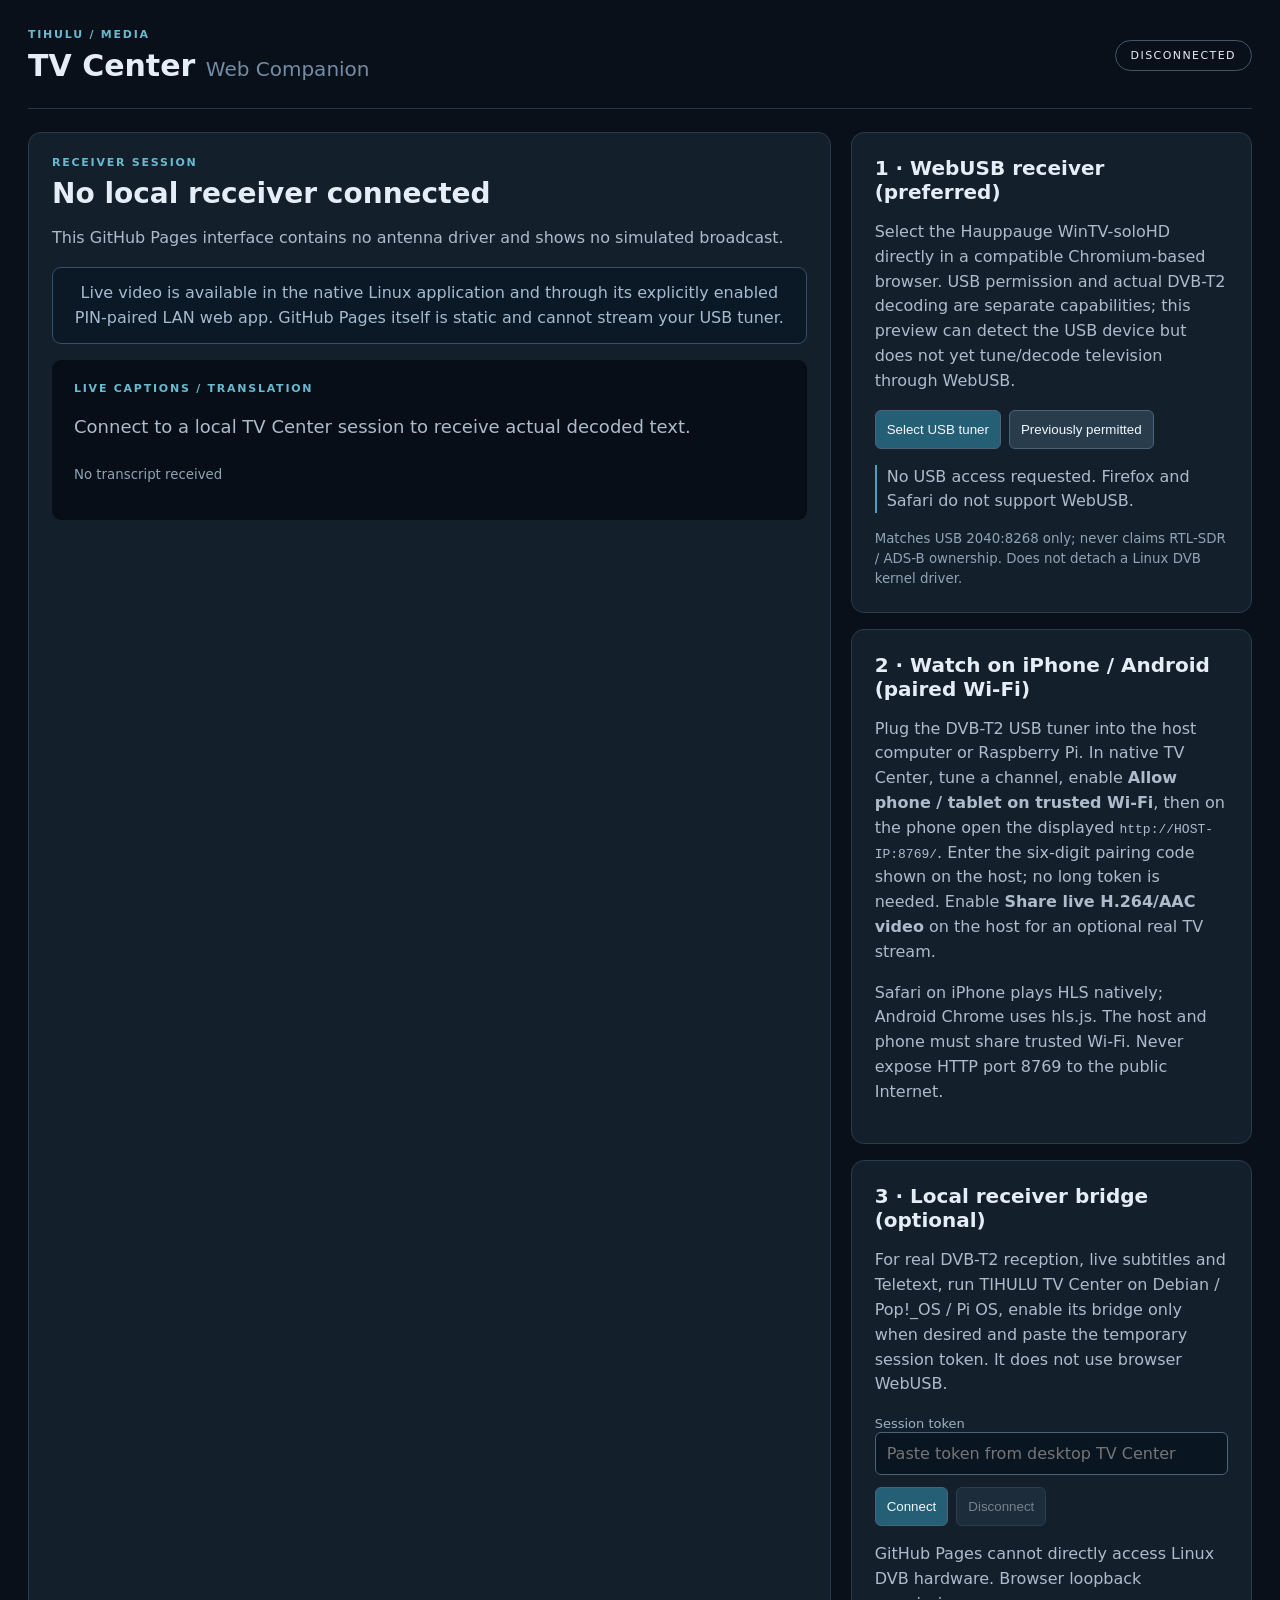
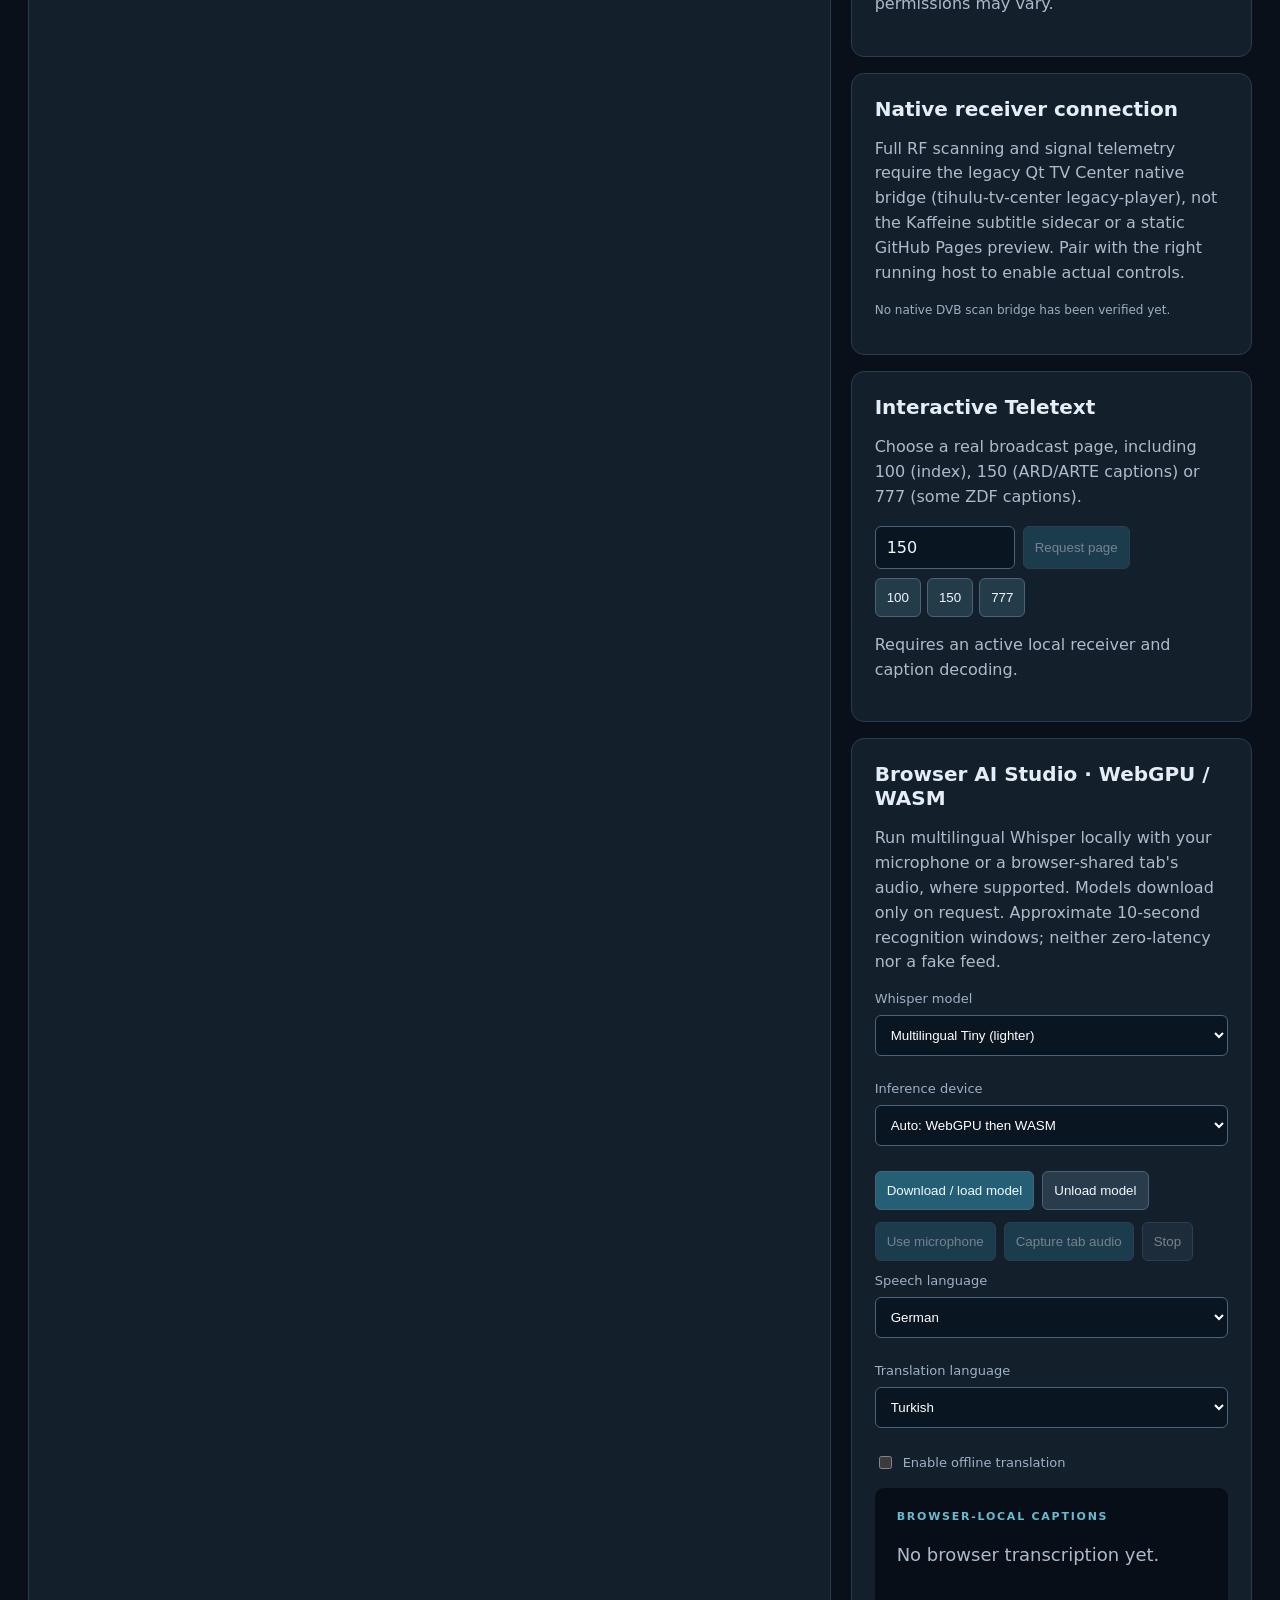
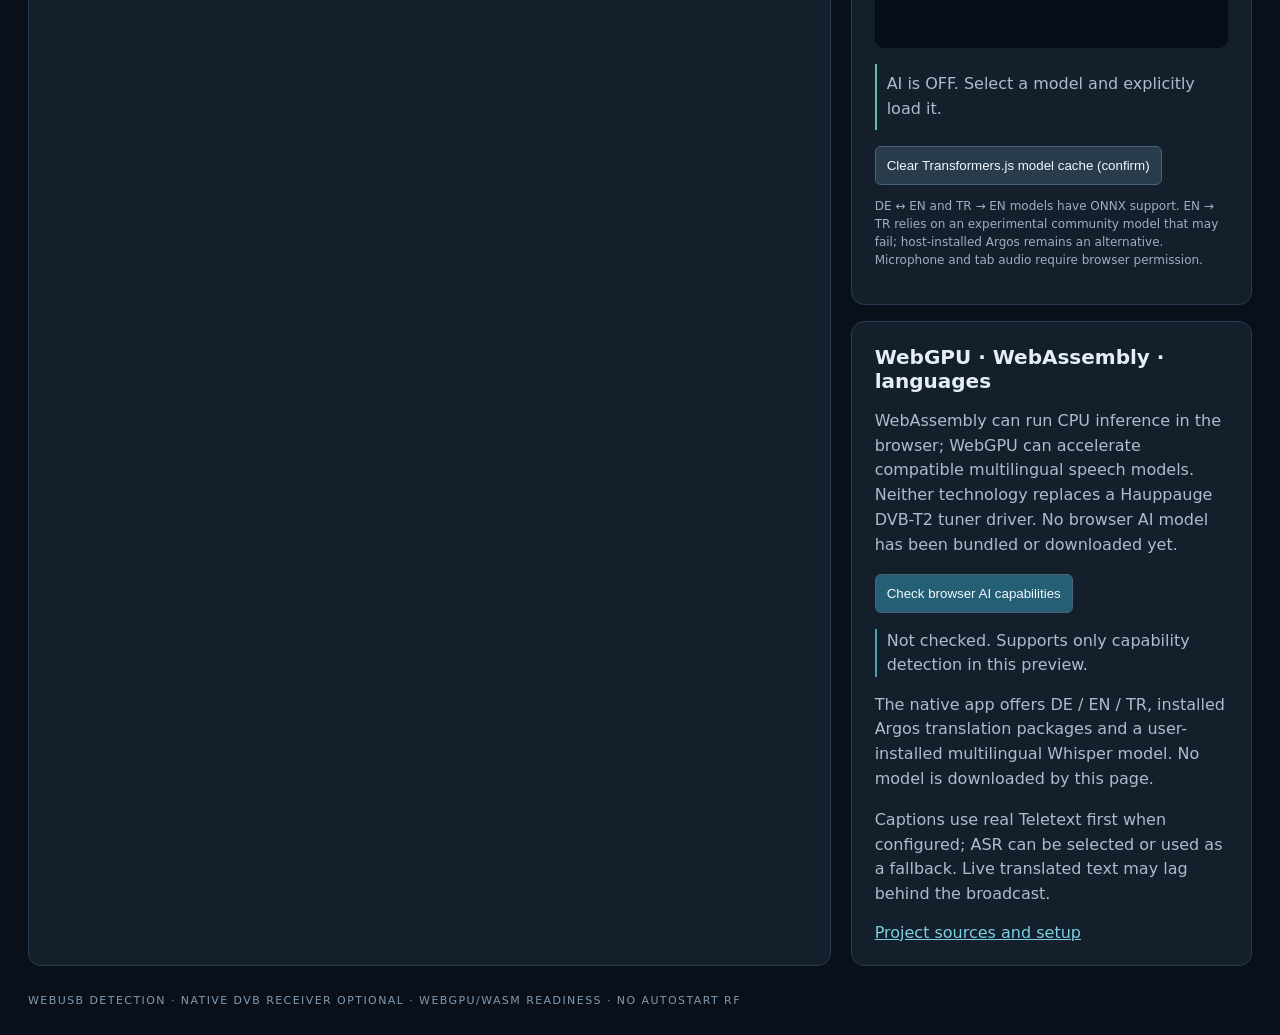
<file: source/installed-package/tv_center/web/index.html>
<!doctype html>
<html lang="en">
<head>
<meta charset="utf-8"><meta name="viewport" content="width=device-width,initial-scale=1">
<meta name="color-scheme" content="dark">
<title>TIHULU TV Center · Web companion</title>
<link rel="stylesheet" href="./style.css">
</head>
<body>
<div class="shell">
<header><div><div class="eyebrow">TIHULU / MEDIA</div><h1>TV Center <span>Web Companion</span></h1></div>
<div class="state" id="state">DISCONNECTED</div></header>
<main>
<section class="hero">
<div class="eyebrow">RECEIVER SESSION</div>
<h2 id="channel">No local receiver connected</h2>
<p id="source">This GitHub Pages interface contains no antenna driver and shows no simulated broadcast.</p>
<div class="video"><span>Live video is available in the native Linux application and through its explicitly enabled PIN-paired LAN web app. GitHub Pages itself is static and cannot stream your USB tuner.</span></div>
<section class="captions"><div class="eyebrow">LIVE CAPTIONS / TRANSLATION</div>
<p id="original">Connect to a local TV Center session to receive actual decoded text.</p>
<p id="translated" class="translated"></p><small id="caption-source">No transcript received</small></section>
</section>
<aside>
<section class="panel"><h2>1 · WebUSB receiver (preferred)</h2>
<p>Select the Hauppauge WinTV-soloHD directly in a compatible Chromium-based browser. USB permission and actual DVB-T2 decoding are separate capabilities; this preview can detect the USB device but does not yet tune/decode television through WebUSB.</p>
<div class="actions"><button id="webusb-select">Select USB tuner</button><button id="webusb-check" class="secondary">Previously permitted</button></div>
<p id="usb-status" role="status">No USB access requested. Firefox and Safari do not support WebUSB.</p>
<small>Matches USB 2040:8268 only; never claims RTL-SDR / ADS-B ownership. Does not detach a Linux DVB kernel driver.</small>
</section>
<section class="panel"><h2>2 · Watch on iPhone / Android (paired Wi-Fi)</h2>
<p>Plug the DVB-T2 USB tuner into the host computer or Raspberry Pi. In native TV Center, tune a channel, enable <b>Allow phone / tablet on trusted Wi-Fi</b>, then on the phone open the displayed <code>http://HOST-IP:8769/</code>. Enter the six-digit pairing code shown on the host; no long token is needed. Enable <b>Share live H.264/AAC video</b> on the host for an optional real TV stream.</p>
<p>Safari on iPhone plays HLS natively; Android Chrome uses hls.js. The host and phone must share trusted Wi-Fi. Never expose HTTP port 8769 to the public Internet.</p>
</section>
<section class="panel"><h2>3 · Local receiver bridge (optional)</h2>
<p>For real DVB-T2 reception, live subtitles and Teletext, run TIHULU TV Center on Debian / Pop!_OS / Pi OS, enable its bridge only when desired and paste the temporary session token. It does not use browser WebUSB.</p>
<label for="token">Session token</label>
<input id="token" autocomplete="off" type="password" placeholder="Paste token from desktop TV Center">
<div class="actions"><button id="connect">Connect</button><button id="disconnect" class="secondary" disabled>Disconnect</button></div>
<p id="connection-note">GitHub Pages cannot directly access Linux DVB hardware. Browser loopback permissions may vary.</p>
</section>
<div id="web-control-root"></div><section class="panel"><h2>Interactive Teletext</h2>
<p>Choose a real broadcast page, including 100 (index), 150 (ARD/ARTE captions) or 777 (some ZDF captions).</p>
<div class="actions"><input id="page" type="number" min="100" max="899" step="1" value="150">
<button id="open-page" disabled>Request page</button></div>
<div class="shortcuts"><button data-page="100">100</button><button data-page="150">150</button><button data-page="777">777</button></div>
<p id="teletext-result">Requires an active local receiver and caption decoding.</p>
</section>
<section class="panel" id="browser-ai-panel"><h2>Browser AI Studio · WebGPU / WASM</h2>
<p>Run multilingual Whisper locally with your microphone or a browser-shared tab's audio, where supported. Models download only on request. Approximate 10-second recognition windows; neither zero-latency nor a fake feed.</p>
<label for="browser-model">Whisper model</label>
<select id="browser-model"><option value="tiny">Multilingual Tiny (lighter)</option><option value="small">Multilingual Small (larger)</option></select>
<label for="browser-backend">Inference device</label><select id="browser-backend"><option value="auto">Auto: WebGPU then WASM</option><option value="webgpu">WebGPU only</option><option value="wasm">WASM / CPU</option></select>
<div class="actions"><button id="browser-ai-load">Download / load model</button><button class="secondary" id="browser-ai-release">Unload model</button></div>
<div class="actions"><button id="browser-ai-mic" disabled>Use microphone</button><button id="browser-ai-tab" disabled>Capture tab audio</button><button class="secondary" id="browser-ai-stop" disabled>Stop</button></div>
<label for="browser-source-lang">Speech language</label><select id="browser-source-lang"><option value="de">German</option><option value="tr">Turkish</option><option value="en">English</option></select>
<label for="browser-target-lang">Translation language</label><select id="browser-target-lang"><option value="tr">Turkish</option><option value="de">German</option><option value="en">English</option></select>
<label class="checkboxline"><input type="checkbox" id="browser-translation-toggle"> Enable offline translation</label>
<div class="captions"><div class="eyebrow">BROWSER-LOCAL CAPTIONS</div><p id="browser-ai-original">No browser transcription yet.</p><p class="translated" id="browser-ai-translated"></p><small id="browser-ai-caption"></small></div>
<p role="status" id="browser-ai-status">AI is OFF. Select a model and explicitly load it.</p>
<button class="secondary" id="browser-ai-cache">Clear Transformers.js model cache (confirm)</button>
<p class="muted">DE ↔ EN and TR → EN models have ONNX support. EN → TR relies on an experimental community model that may fail; host-installed Argos remains an alternative. Microphone and tab audio require browser permission.</p>
</section>
<section class="panel"><h2>WebGPU · WebAssembly · languages</h2>
<p>WebAssembly can run CPU inference in the browser; WebGPU can accelerate compatible multilingual speech models. Neither technology replaces a Hauppauge DVB-T2 tuner driver. No browser AI model has been bundled or downloaded yet.</p>
<button id="check-compute">Check browser AI capabilities</button>
<p id="compute-status" role="status">Not checked. Supports only capability detection in this preview.</p>
<p>The native app offers DE / EN / TR, installed Argos translation packages and a user-installed multilingual Whisper model. No model is downloaded by this page.</p>
<p>Captions use real Teletext first when configured; ASR can be selected or used as a fallback. Live translated text may lag behind the broadcast.</p>
<a href="https://github.com/Tihulu/TIHULU-TEXT-CENTER/tree/feature/tv-center-native-teletext-asr-2026-11-07/tv_center">Project sources and setup</a>
</section>
</aside></main>
<footer>WEBUSB DETECTION · NATIVE DVB RECEIVER OPTIONAL · WEBGPU/WASM READINESS · NO AUTOSTART RF</footer>
</div><script src="./app.js"></script><script src="./web-controls.js"></script><script type="module" src="./browser-ai-ui.js"></script>
</body></html>
</file>
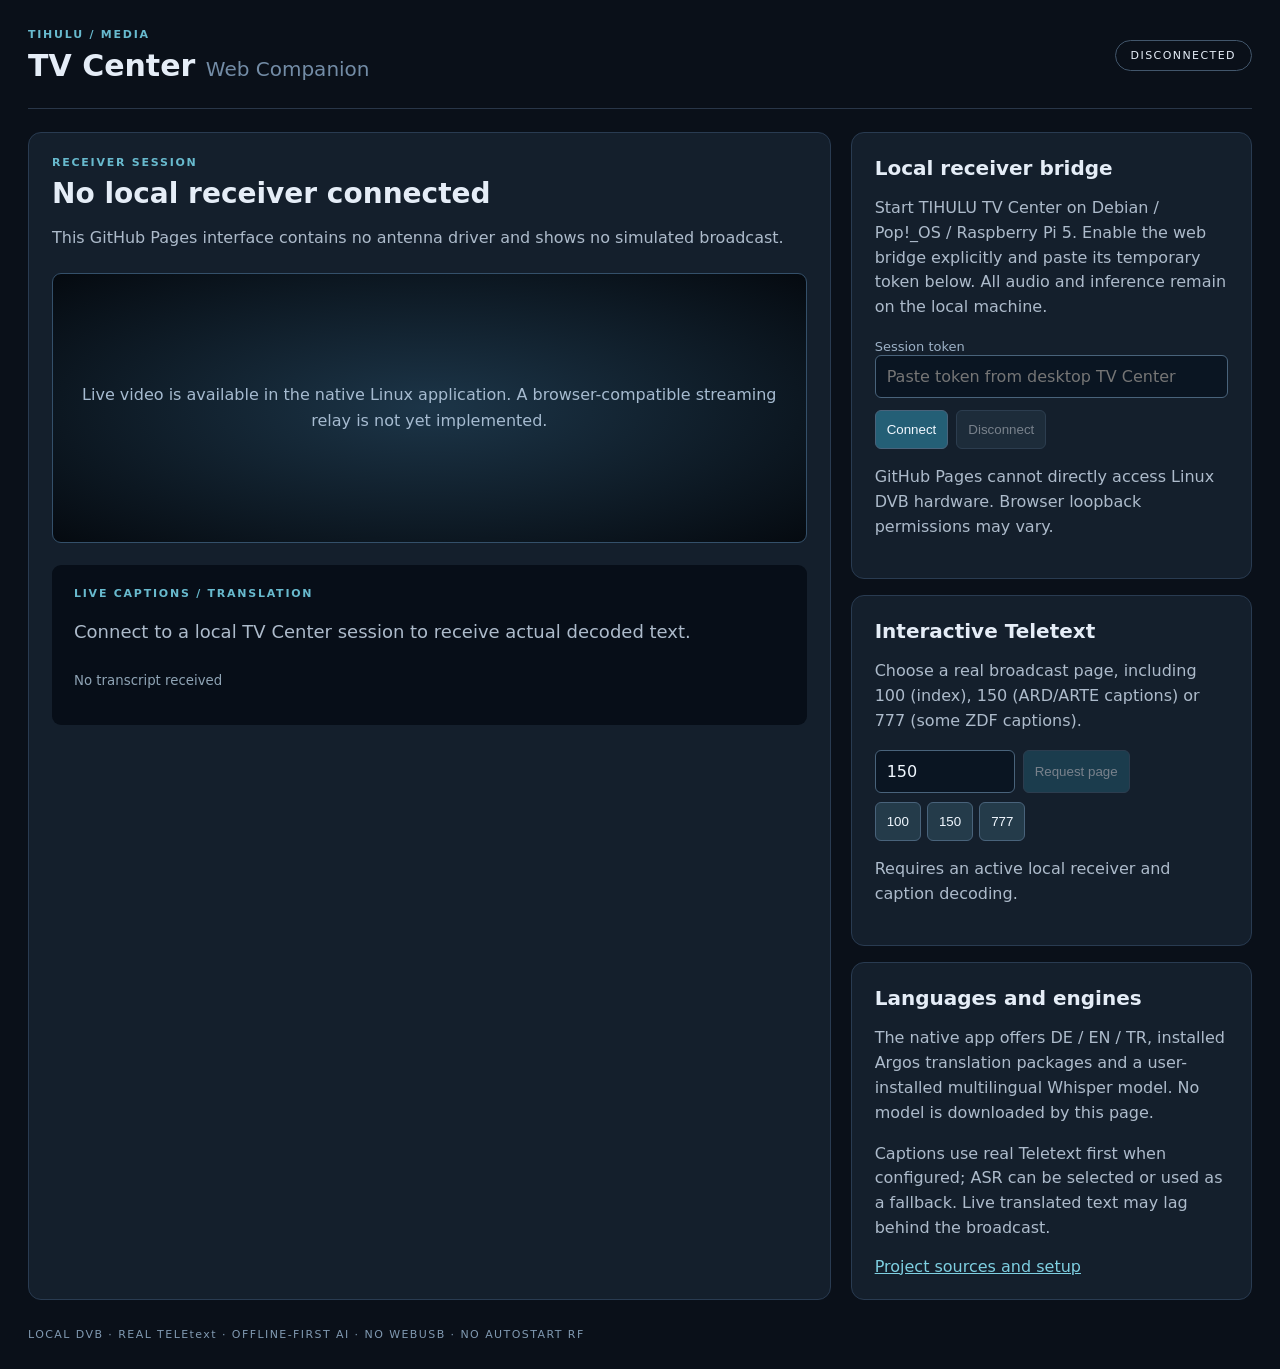
<file: source/worktrees/tihulu-tv-dev/tv_center/web/index.html>
<!doctype html>
<html lang="en">
<head>
<meta charset="utf-8"><meta name="viewport" content="width=device-width,initial-scale=1">
<meta name="color-scheme" content="dark">
<title>TIHULU TV Center · Web companion</title>
<link rel="stylesheet" href="./style.css">
</head>
<body>
<div class="shell">
<header><div><div class="eyebrow">TIHULU / MEDIA</div><h1>TV Center <span>Web Companion</span></h1></div>
<div class="state" id="state">DISCONNECTED</div></header>
<main>
<section class="hero">
<div class="eyebrow">RECEIVER SESSION</div>
<h2 id="channel">No local receiver connected</h2>
<p id="source">This GitHub Pages interface contains no antenna driver and shows no simulated broadcast.</p>
<div class="video"><span>Live video is available in the native Linux application. A browser-compatible streaming relay is not yet implemented.</span></div>
<section class="captions"><div class="eyebrow">LIVE CAPTIONS / TRANSLATION</div>
<p id="original">Connect to a local TV Center session to receive actual decoded text.</p>
<p id="translated" class="translated"></p><small id="caption-source">No transcript received</small></section>
</section>
<aside>
<section class="panel"><h2>Local receiver bridge</h2>
<p>Start TIHULU TV Center on Debian / Pop!_OS / Raspberry Pi 5. Enable the web bridge explicitly and paste its temporary token below. All audio and inference remain on the local machine.</p>
<label for="token">Session token</label>
<input id="token" autocomplete="off" type="password" placeholder="Paste token from desktop TV Center">
<div class="actions"><button id="connect">Connect</button><button id="disconnect" class="secondary" disabled>Disconnect</button></div>
<p id="connection-note">GitHub Pages cannot directly access Linux DVB hardware. Browser loopback permissions may vary.</p>
</section>
<section class="panel"><h2>Interactive Teletext</h2>
<p>Choose a real broadcast page, including 100 (index), 150 (ARD/ARTE captions) or 777 (some ZDF captions).</p>
<div class="actions"><input id="page" type="number" min="100" max="899" step="1" value="150">
<button id="open-page" disabled>Request page</button></div>
<div class="shortcuts"><button data-page="100">100</button><button data-page="150">150</button><button data-page="777">777</button></div>
<p id="teletext-result">Requires an active local receiver and caption decoding.</p>
</section>
<section class="panel"><h2>Languages and engines</h2>
<p>The native app offers DE / EN / TR, installed Argos translation packages and a user-installed multilingual Whisper model. No model is downloaded by this page.</p>
<p>Captions use real Teletext first when configured; ASR can be selected or used as a fallback. Live translated text may lag behind the broadcast.</p>
<a href="https://github.com/Tihulu/TIHULU-TEXT-CENTER/tree/main/tv_center">Project sources and setup</a>
</section>
</aside></main>
<footer>LOCAL DVB · REAL TELEtext · OFFLINE-FIRST AI · NO WEBUSB · NO AUTOSTART RF</footer>
</div><script src="./app.js"></script>
</body></html>
</file>
<file: source/installed-package/tv_center/web/style.css>
:root{color-scheme:dark;font-family:Inter,system-ui,Segoe UI,Arial,sans-serif;background:#0a1019;color:#e5edf7}
*{box-sizing:border-box}body{margin:0}.shell{max-width:1450px;margin:auto;padding:28px}
header{display:flex;align-items:center;justify-content:space-between;border-bottom:1px solid #293648;padding-bottom:25px;margin-bottom:23px}
.eyebrow{color:#68bace;letter-spacing:.16em;font-weight:700;font-size:11px}
h1{font-size:30px;margin:7px 0 0}h1 span{color:#738ca6;font-weight:400;font-size:20px}
h2{font-size:20px;margin:8px 0 14px}.state{border:1px solid #42566b;border-radius:16px;padding:8px 15px;font-size:11px;letter-spacing:.13em}
main{display:grid;grid-template-columns:minmax(0,2fr) minmax(320px,1fr);gap:20px}.hero,.panel{background:#141f2c;border:1px solid #293b51;border-radius:13px;padding:23px}
.hero h2{font-size:28px}.video{min-height:270px;background:radial-gradient(ellipse at center,#1c3548,#050a10);border:1px solid #34506a;display:grid;place-items:center;color:#a6bbd0;padding:22px;text-align:center;line-height:1.6;border-radius:9px;margin:22px 0}
.captions{background:#070e18;border-radius:9px;padding:22px;min-height:160px}.captions p{font-size:18px;line-height:1.6}.captions .translated{font-size:23px;color:#a6e4c0}
p{line-height:1.55;color:#adbbcb}small{color:#8fa4b5}aside{display:flex;flex-direction:column;gap:16px}
.panel h2{margin-top:0}.actions{display:flex;gap:8px;margin-top:12px}input,button{background:#0a1522;border:1px solid #49637b;border-radius:6px;padding:11px;color:#f1f8ff}
input{width:100%;font:inherit}button{background:#245f76;cursor:pointer;white-space:nowrap}button:hover{background:#3684a0}button:disabled{opacity:.45;cursor:not-allowed}
button.secondary{background:#293c4b}.shortcuts{display:flex;gap:6px;margin-top:9px}.shortcuts button{background:#243b4a}
label{font-size:13px;color:#9db1c6}#page{max-width:140px}.panel a{color:#7ecfe1}
footer{margin-top:28px;font-size:11px;color:#8099b1;letter-spacing:.13em}
@media(max-width:850px){.shell{padding:14px}main{grid-template-columns:1fr}.video{min-height:200px}h1{font-size:24px}h1 span{display:block}.hero h2{font-size:23px}}

#usb-status,#compute-status{border-left:2px solid #4f9cbc;padding-left:10px;line-height:1.5}small{display:block;line-height:1.5}

#browser-ai-panel select{width:100%;background:#0a1522;border:1px solid #49637b;border-radius:6px;padding:11px;color:#fff;margin:6px 0 13px}#browser-ai-panel label{display:block;margin:12px 0 3px}#browser-ai-panel .checkboxline{display:flex;align-items:center;gap:8px}#browser-ai-panel input[type=checkbox]{width:auto}#browser-ai-panel .actions{flex-wrap:wrap}#browser-ai-status{border-left:2px solid #62c0a6;padding:8px 10px}#browser-ai-panel .muted{font-size:12px}#browser-ai-panel .captions{margin:16px 0}

#web-control-root{display:grid;gap:16px}#web-control-root select{background:#0b1827;border:1px solid #415b72;border-radius:6px;color:#eff6fb;padding:9px;margin:7px 0;max-width:100%}#web-control-root label{display:block;margin:11px 0 2px}#web-control-root .actions{flex-wrap:wrap}.web-channel-list{max-height:330px;overflow:auto}.web-channel-item{display:grid;gap:5px;border-top:1px solid #304357;padding:10px 0}.web-channel-item button{padding:5px 7px;font-size:12px}.web-channel-log{max-height:180px;overflow:auto;font-family:monospace;font-size:12px;line-height:1.5;overflow-wrap:anywhere;color:#93afbd}#web-channel-msg{font-size:12px;color:#8bd1c0}

/* 2026 paired remote: responsive controls, on-video captions and fullscreen. */
.video-stage>img{width:100%;height:100%;object-fit:contain;background:#071321}
.video-stage>img.radio-cover{position:absolute;inset:0;z-index:1;pointer-events:none}
.video-stage>.fullscreen-captions{z-index:2}
.source-catalog{max-height:350px;overflow:auto;border:1px solid #2a4156;border-radius:8px;padding:8px}
.mobile-head{gap:16px}.mobile-head p{margin:6px 0 0}
.control-inline{display:flex;flex-wrap:wrap;align-items:end;gap:12px;margin:14px 0}
.control-inline label{flex:1 1 160px;min-width:120px}
.control-inline select,.control-inline input{display:block;width:100%;margin-top:5px;
 background:#0a1522;border:1px solid #49637b;border-radius:7px;color:#f1f8ff;padding:10px}
.control-inline input[type=range]{padding:7px 0}
.control-inline button{flex:0 0 auto}
.video{display:block;min-height:0;padding:12px;background:#0b1825;margin:16px 0}
.video-stage{position:relative;aspect-ratio:16/9;overflow:hidden;
 background:radial-gradient(ellipse at center,#15314a,#08101b);border-radius:12px;
 display:flex;align-items:center;justify-content:center}
.video-stage video{display:block;object-fit:contain;width:100%;height:100%;
 background:#080d12;max-height:none}
.video-stage:fullscreen{width:100vw;height:100vh;aspect-ratio:auto;border-radius:0;background:#000}
.video-stage:fullscreen video{width:100%;height:100%;max-height:none}
.fullscreen-captions{position:absolute;bottom:9%;left:7%;width:86%;
 pointer-events:none;padding:9px 12px;border-radius:9px;line-height:1.45;
 font-size:clamp(16px,2.2vw,28px);font-weight:600;white-space:pre-wrap;
 text-shadow:0 1px 3px #000;overflow-wrap:anywhere;text-align:center;
 color:#fff;background:rgba(0,0,0,.70)}
.caption-original:empty,.caption-translation:empty{display:none}
.caption-translation{color:#b4edcb;margin-top:4px}
.video-actions{flex-wrap:wrap;justify-content:center}
.caption-only-stage{padding:25px;text-align:center}
.caption-only-stage p{margin:7px 0}
.wrap{flex-wrap:wrap}
.muted{font-size:12px;color:#9daec2;line-height:1.5}
.login .actions{align-items:end;flex-wrap:wrap}
.login label{flex:1 1 140px}
#caption-status{padding-top:8px;border-top:1px solid #294156}
#host-feedback{font-size:13px;color:#8bd1c0;overflow-wrap:anywhere}
#source-capabilities{margin-bottom:8px}
@media(max-width:650px){
 .shell{padding:12px;padding-bottom:calc(12px + env(safe-area-inset-bottom))}
 header{padding-bottom:14px;margin-bottom:13px}
 .hero,.panel{padding:14px}
 h1{font-size:23px}h1 span{font-size:16px;display:inline}
 .video{padding:6px}
 .control-inline{gap:8px}
 .control-inline label{flex:1 1 130px}
 .video-stage{aspect-ratio:4/3}
 .fullscreen-captions{font-size:clamp(16px,4.4vw,25px);padding:8px}
 button{white-space:normal}
 .captions{padding:12px}
 .captions p{font-size:16px}
}

/* DVB frontend controls: hide satellite fields outside actual DVB-S/S2. */
#web-control-root [hidden]{display:none!important}
#web-control-root .web-panel-heading{display:flex;align-items:center;flex-wrap:wrap;
  justify-content:space-between;gap:10px}
#web-control-root .web-panel-heading h2{margin:0}
#web-control-root .web-inline-status{color:#a8d5ed;background:#0d293e;
  border:1px solid #35556c;border-radius:8px;padding:5px 10px;font-size:12px}
#web-control-root .web-scan-grid{display:grid;grid-template-columns:repeat(2,minmax(0,1fr));
  gap:14px;margin:14px 0}
#web-control-root .web-scan-field{display:block;margin:0;min-width:0}
#web-control-root .web-scan-field select{display:block;width:100%;margin:6px 0 0;
  max-width:none;min-height:40px}
#web-control-root .web-receiver-summary{margin:12px 0;padding:12px;
  border-left:3px solid #58b5d5;background:#10283c;border-radius:5px;
  overflow-wrap:anywhere;line-height:1.55;font-size:13px}
#web-control-root .web-scan-progress{padding:8px 0}
#web-control-root .web-scan-progress progress{width:100%;height:8px;accent-color:#62c7d9}
#web-control-root .web-channel-log{max-height:240px;margin-top:10px}
#web-control-root .web-scan-progress p{margin:7px 0}
#web-control-root .web-channel-item{display:flex;justify-content:space-between;
  flex-wrap:wrap;align-items:center;gap:10px}
#web-control-root details{border:1px solid #2b425a;border-radius:8px;padding:10px}
#web-control-root summary{cursor:pointer;color:#b7d8e6}
@media(max-width:650px){
  #web-control-root .web-scan-grid{grid-template-columns:1fr;gap:9px}
  #web-control-root .web-panel-heading{align-items:flex-start}
  #web-control-root .web-channel-item .actions{width:100%}
}
</file>
<file: source/worktrees/tihulu-tv-dev/tv_center/web/style.css>
:root{color-scheme:dark;font-family:Inter,system-ui,Segoe UI,Arial,sans-serif;background:#0a1019;color:#e5edf7}
*{box-sizing:border-box}body{margin:0}.shell{max-width:1450px;margin:auto;padding:28px}
header{display:flex;align-items:center;justify-content:space-between;border-bottom:1px solid #293648;padding-bottom:25px;margin-bottom:23px}
.eyebrow{color:#68bace;letter-spacing:.16em;font-weight:700;font-size:11px}
h1{font-size:30px;margin:7px 0 0}h1 span{color:#738ca6;font-weight:400;font-size:20px}
h2{font-size:20px;margin:8px 0 14px}.state{border:1px solid #42566b;border-radius:16px;padding:8px 15px;font-size:11px;letter-spacing:.13em}
main{display:grid;grid-template-columns:minmax(0,2fr) minmax(320px,1fr);gap:20px}.hero,.panel{background:#141f2c;border:1px solid #293b51;border-radius:13px;padding:23px}
.hero h2{font-size:28px}.video{min-height:270px;background:radial-gradient(ellipse at center,#1c3548,#050a10);border:1px solid #34506a;display:grid;place-items:center;color:#a6bbd0;padding:22px;text-align:center;line-height:1.6;border-radius:9px;margin:22px 0}
.captions{background:#070e18;border-radius:9px;padding:22px;min-height:160px}.captions p{font-size:18px;line-height:1.6}.captions .translated{font-size:23px;color:#a6e4c0}
p{line-height:1.55;color:#adbbcb}small{color:#8fa4b5}aside{display:flex;flex-direction:column;gap:16px}
.panel h2{margin-top:0}.actions{display:flex;gap:8px;margin-top:12px}input,button{background:#0a1522;border:1px solid #49637b;border-radius:6px;padding:11px;color:#f1f8ff}
input{width:100%;font:inherit}button{background:#245f76;cursor:pointer;white-space:nowrap}button:hover{background:#3684a0}button:disabled{opacity:.45;cursor:not-allowed}
button.secondary{background:#293c4b}.shortcuts{display:flex;gap:6px;margin-top:9px}.shortcuts button{background:#243b4a}
label{font-size:13px;color:#9db1c6}#page{max-width:140px}.panel a{color:#7ecfe1}
footer{margin-top:28px;font-size:11px;color:#8099b1;letter-spacing:.13em}
@media(max-width:850px){.shell{padding:14px}main{grid-template-columns:1fr}.video{min-height:200px}h1{font-size:24px}h1 span{display:block}.hero h2{font-size:23px}}
</file>
